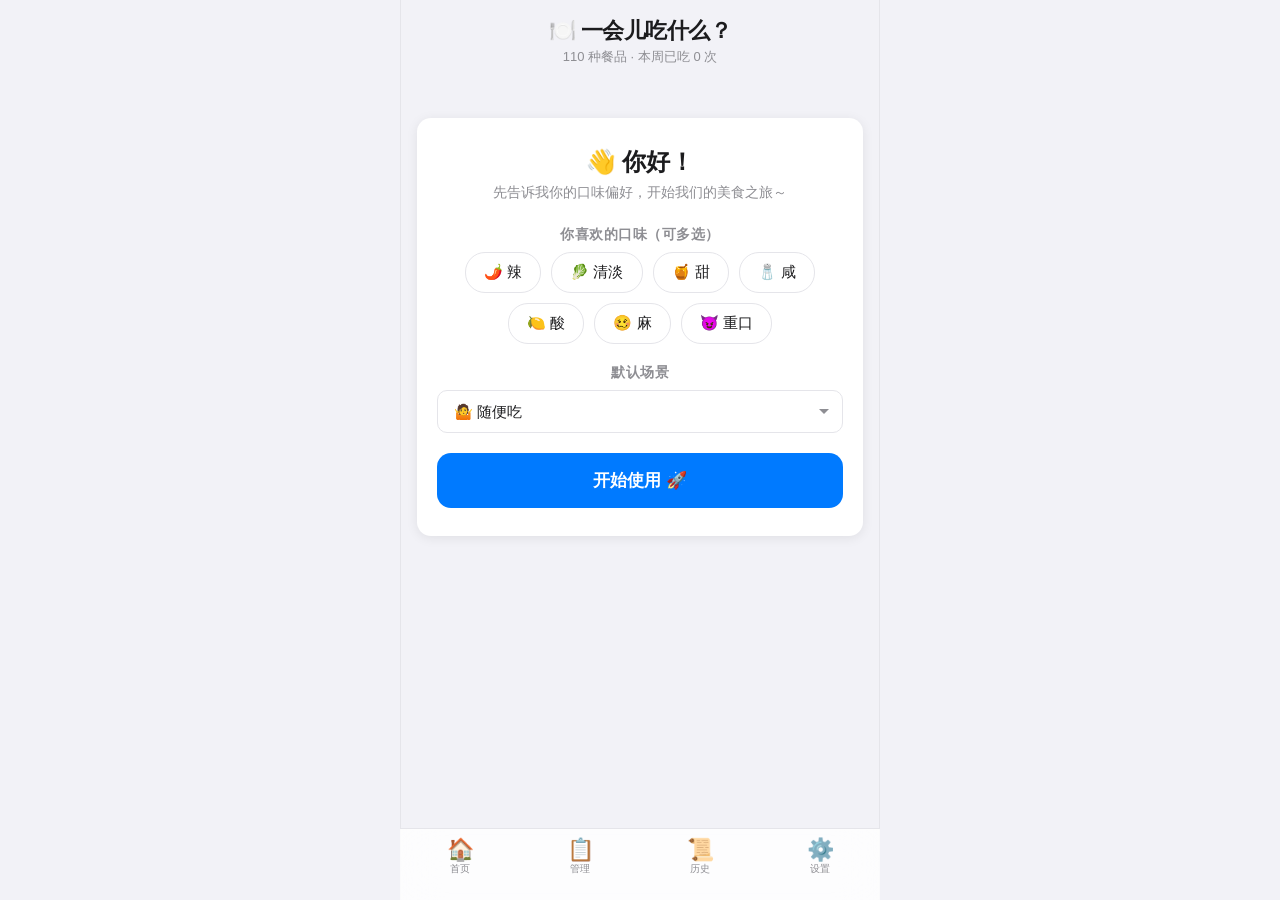
<file: index.html>
<!DOCTYPE html>
<html lang="zh-CN" data-theme="light">
<head>
<meta charset="UTF-8">
<meta name="viewport" content="width=device-width,initial-scale=1,maximum-scale=1,user-scalable=no,viewport-fit=cover">
<meta name="apple-mobile-web-app-capable" content="yes">
<meta name="apple-mobile-web-app-status-bar-style" content="default">
<meta name="apple-mobile-web-app-title" content="吃什么">
<meta name="mobile-web-app-capable" content="yes">
<meta name="theme-color" content="#007aff">
<link rel="manifest" href="manifest.json">
<link rel="apple-touch-icon" href="data:image/svg+xml,%3Csvg xmlns='http://www.w3.org/2000/svg' viewBox='0 0 192 192'%3E%3Crect width='192' height='192' rx='32' fill='%23007aff'/%3E%3Ctext x='96' y='130' text-anchor='middle' font-size='100'%3E🍽️%3C/text%3E%3C/svg%3E">
<title>一会儿吃什么？</title>
<link rel="stylesheet" href="css/style.css">
</head>
<body>

<div class="app-container">
  <!-- Header -->
  <div class="header">
    <h1>🍽️ 一会儿吃什么？</h1>
    <div class="header-sub" id="home-stats">加载中...</div>
  </div>

  <!-- Content -->
  <div class="content">

    <!-- ====== Home Page ====== -->
    <div class="page active" id="page-home">
      <div id="home-content">
        <!-- Scene Selector -->
        <div class="scene-selector" id="scene-selector">
          <button class="scene-chip active" data-scene="随便吃">🤷 随便吃</button>
          <button class="scene-chip" data-scene="想吃爽一点">😋 想吃爽</button>
          <button class="scene-chip" data-scene="健康模式">🥗 健康</button>
          <button class="scene-chip" data-scene="省钱模式">💰 省钱</button>
          <button class="scene-chip" data-scene="很累模式">😴 很累</button>
          <button class="scene-chip" data-scene="聚餐模式">👥 聚餐</button>
        </div>

        <!-- Decide Button -->
        <button class="decide-btn" id="btn-decide">🎲 帮我决定</button>
        <div class="home-stats" id="home-stats-extra"></div>

        <!-- Quick Categories -->
        <div class="quick-categories">
          <button class="quick-cat-btn" data-cat="中餐"><span class="cat-emoji">🥟</span><span class="cat-label">中餐</span></button>
          <button class="quick-cat-btn" data-cat="火锅"><span class="cat-emoji">🫕</span><span class="cat-label">火锅</span></button>
          <button class="quick-cat-btn" data-cat="快餐"><span class="cat-emoji">🍔</span><span class="cat-label">快餐</span></button>
          <button class="quick-cat-btn" data-cat="面食"><span class="cat-emoji">🍜</span><span class="cat-label">面食</span></button>
          <button class="quick-cat-btn" data-cat="日料"><span class="cat-emoji">🍣</span><span class="cat-label">日料</span></button>
          <button class="quick-cat-btn" data-cat="韩餐"><span class="cat-emoji">🥩</span><span class="cat-label">韩餐</span></button>
          <button class="quick-cat-btn" data-cat="简餐"><span class="cat-emoji">🥗</span><span class="cat-label">简餐</span></button>
        </div>
      </div>

      <!-- Recommend View (hidden by default) -->
      <div id="recommend-view">
        <div id="recommend-animation">
          <div class="slot-item">
            <span class="slot-emoji">🤔</span>
            <span class="slot-name">思考中...</span>
          </div>
        </div>
        <div id="recommend-result" style="display:none">
          <div class="recommend-card">
            <div class="result-tip" id="result-tip"></div>
            <span class="result-emoji" id="result-emoji">🍽️</span>
            <div class="result-name" id="result-name">加载中</div>
            <div class="result-meta">
              <span id="result-category">分类</span>
              <span id="result-taste">口味</span>
            </div>
            <div class="result-tags" id="result-tags"></div>
            <div class="result-scene" id="result-scene"></div>
          </div>
          <div class="recommend-actions">
            <button class="btn-accept" id="btn-accept">✅ 就吃这个</button>
            <button class="btn-retry" id="btn-retry">🔄 换一个</button>
          </div>
        </div>
      </div>
    </div>

    <!-- ====== Onboarding Page ====== -->
    <div class="page" id="page-onboarding">
      <div class="onboarding-card">
        <div class="onboarding-title">👋 你好！</div>
        <div class="onboarding-sub">先告诉我你的口味偏好，开始我们的美食之旅～</div>
        <div class="settings-label" style="margin-bottom:8px;text-transform:none">你喜欢的口味（可多选）</div>
        <div class="taste-grid" id="onboarding-tastes"></div>
        <div class="settings-label" style="margin-bottom:8px;text-transform:none;margin-top:8px">默认场景</div>
        <select class="onboarding-select" id="onboarding-scene">
          <option value="随便吃">🤷 随便吃</option>
          <option value="想吃爽一点">😋 想吃爽一点</option>
          <option value="健康模式">🥗 健康模式</option>
          <option value="省钱模式">💰 省钱模式</option>
          <option value="很累模式">😴 很累模式</option>
          <option value="聚餐模式">👥 聚餐模式</option>
        </select>
        <button class="btn-primary" id="btn-onboarding-done">开始使用 🚀</button>
      </div>
    </div>

    <!-- ====== Manage Page ====== -->
    <div class="page" id="page-manage">
      <div class="manage-toolbar">
        <input type="text" id="manage-search" placeholder="🔍 搜索餐品..." autocomplete="off">
        <select id="manage-category-filter"><option value="all">全部分类</option></select>
      </div>
      <div class="manage-actions">
        <button class="btn-secondary" id="btn-add-food">➕ 新增</button>
        <button class="btn-secondary" id="btn-batch-tags">🏷️ 批量标签</button>
        <button class="btn-secondary" id="btn-manage-export">📤 导出选中</button>
      </div>
      <div class="manage-selection-bar">
        <span>已选 <strong id="manage-selected-count">0</strong> 项</span>
      </div>
      <div class="manage-list" id="manage-list"></div>
    </div>

    <!-- ====== History Page ====== -->
    <div class="page" id="page-history">
      <div id="history-list"></div>
    </div>

    <!-- ====== Settings Page ====== -->
    <div class="page" id="page-settings">
      <div class="settings-group">
        <div class="settings-label">口味偏好</div>
        <div class="card">
          <div class="taste-grid" id="settings-tastes"></div>
          <div style="margin-top:12px">
            <label class="settings-label" style="text-transform:none;margin-bottom:4px">默认场景</label>
            <select class="settings-select" id="settings-scene">
              <option value="随便吃">🤷 随便吃</option>
              <option value="想吃爽一点">😋 想吃爽一点</option>
              <option value="健康模式">🥗 健康模式</option>
              <option value="省钱模式">💰 省钱模式</option>
              <option value="很累模式">😴 很累模式</option>
              <option value="聚餐模式">👥 聚餐模式</option>
            </select>
          </div>
          <button class="btn-primary" id="btn-save-prefs" style="margin-top:12px">保存偏好</button>
        </div>
      </div>

      <div class="settings-group">
        <div class="settings-label">显示</div>
        <div class="settings-row">
          <div>
            <div class="settings-row-label">深色模式</div>
            <div class="settings-row-desc">切换深色/浅色主题</div>
          </div>
          <label class="toggle">
            <input type="checkbox" id="dark-mode-toggle">
            <span class="toggle-slider"></span>
          </label>
        </div>
      </div>

      <div class="settings-group">
        <div class="settings-label">提示语风格</div>
        <div class="card">
          <div class="radio-group">
            <input type="radio" name="tipMode" id="tip-gentle" value="gentle">
            <label for="tip-gentle">🌸 温柔</label>
            <input type="radio" name="tipMode" id="tip-funny" value="funny">
            <label for="tip-funny">😂 搞笑</label>
            <input type="radio" name="tipMode" id="tip-mean" value="mean">
            <label for="tip-mean">😈 毒舌</label>
          </div>
        </div>
      </div>

      <div class="settings-group">
        <div class="settings-label">数据管理</div>
        <div class="settings-actions">
          <button class="btn-secondary" id="btn-clear-history">🗑️ 清空历史记录</button>
          <button class="btn-secondary" id="btn-export-data">📤 导出全部数据</button>
          <button class="btn-secondary" id="btn-import-data">📥 导入数据</button>
          <input type="file" id="import-file" accept=".json" style="display:none">
          <button class="btn-danger" id="btn-reset-data">⚠️ 重置所有数据</button>
        </div>
      </div>
    </div>

  </div>

  <!-- Bottom Navigation -->
  <nav class="bottom-nav">
    <button class="tab-item active" data-page="home">
      <span class="tab-icon">🏠</span>
      首页
    </button>
    <button class="tab-item" data-page="manage">
      <span class="tab-icon">📋</span>
      管理
    </button>
    <button class="tab-item" data-page="history">
      <span class="tab-icon">📜</span>
      历史
    </button>
    <button class="tab-item" data-page="settings">
      <span class="tab-icon">⚙️</span>
      设置
    </button>
  </nav>
</div>

<!-- Modal: Add/Edit Food -->
<div class="modal-overlay" id="modal-overlay">
  <div class="modal-content">
    <div class="modal-header">
      <div class="modal-title" id="modal-title">新增餐品</div>
      <button class="modal-close" id="btn-modal-close">✕</button>
    </div>
    <div class="form-row">
      <div class="form-group" style="flex:3">
        <label class="form-label">名称</label>
        <input class="form-input" id="food-name" placeholder="如：宫保鸡丁" autocomplete="off">
      </div>
      <div class="form-group" style="flex:1">
        <label class="form-label">Emoji</label>
        <input class="form-input" id="food-emoji" placeholder="🍗" autocomplete="off">
      </div>
    </div>
    <div class="form-row">
      <div class="form-group">
        <label class="form-label">分类</label>
        <select class="form-input" id="food-category">
          <option>中餐</option><option>火锅</option><option>快餐</option>
          <option>面食</option><option>日料</option><option>韩餐</option><option>简餐</option>
        </select>
      </div>
      <div class="form-group">
        <label class="form-label">口味</label>
        <select class="form-input" id="food-taste">
          <option>清淡</option><option>辣</option><option>麻辣</option>
          <option>酸甜</option><option>酸辣</option><option>甜辣</option>
          <option>咸</option><option>酸</option><option>甜</option><option>甜咸</option><option>清甜</option>
        </select>
      </div>
    </div>
    <div class="form-row">
      <div class="form-group">
        <label class="form-label">场景</label>
        <select class="form-input" id="food-scene">
          <option>随便吃</option><option>想吃爽一点</option><option>健康模式</option>
          <option>省钱模式</option><option>很累模式</option><option>聚餐模式</option>
        </select>
      </div>
      <div class="form-group">
        <label class="form-label">餐时</label>
        <select class="form-input" id="food-mealtime">
          <option>早餐</option><option>午餐</option><option>下午茶</option><option>晚餐</option>
        </select>
      </div>
    </div>
    <div class="form-row">
      <div class="form-group">
        <label class="form-label">价格等级</label>
        <select class="form-input" id="food-price">
          <option value="1">💰 便宜</option>
          <option value="2">💰💰 中等</option>
          <option value="3">💰💰💰 较贵</option>
        </select>
      </div>
      <div class="form-group">
        <label class="form-label">权重 (1-10)</label>
        <input class="form-input" id="food-weight" type="number" min="1" max="10" value="8">
      </div>
    </div>
    <div class="form-group">
      <label class="form-label">标签（可多选）</label>
      <div class="tag-select" id="food-tags"></div>
    </div>
    <div class="modal-actions">
      <button class="btn-modal-cancel" id="btn-modal-cancel">取消</button>
      <button class="btn-modal-save" id="btn-modal-save">保存</button>
    </div>
  </div>
</div>

<!-- Modal: Batch Tags -->
<div class="batch-modal-overlay" id="batch-modal-overlay">
  <div class="batch-content">
    <div class="modal-header">
      <div class="modal-title">批量修改标签</div>
      <button class="modal-close" onclick="document.getElementById('batch-modal-overlay').classList.remove('active')">✕</button>
    </div>
    <div class="form-group">
      <label class="form-label">操作</label>
      <select class="form-input" id="batch-action">
        <option value="add">添加标签</option>
        <option value="remove">移除标签</option>
        <option value="replace">替换为选中标签</option>
      </select>
    </div>
    <div class="form-group">
      <label class="form-label">选择标签</label>
      <div class="tag-select" id="batch-tag-list"></div>
    </div>
    <div class="batch-actions">
      <button class="btn-modal-cancel" id="btn-batch-cancel">取消</button>
      <button class="btn-modal-save" id="btn-batch-save">应用</button>
    </div>
  </div>
</div>

<!-- Toast -->
<div class="toast" id="toast"></div>

<script src="js/data.js"></script>
<script src="js/storage.js"></script>
<script src="js/recommend.js"></script>
<script src="js/app.js"></script>

<script>
// Register service worker
if ('serviceWorker' in navigator) {
  navigator.serviceWorker.register('service-worker.js');
}

// Quick category buttons - filter in manage page
document.querySelectorAll('.quick-cat-btn').forEach(btn => {
  btn.addEventListener('click', () => {
    const cat = btn.dataset.cat;
    // Navigate to manage and set filter
    const select = document.getElementById('manage-category-filter');
    if (select) { select.value = cat; }
    // Trigger tab switch
    const manageTab = document.querySelector('.tab-item[data-page="manage"]');
    if (manageTab) manageTab.click();
  });
});
</script>
</body>
</html>
</file>
<file: css/style.css>
:root {
  --bg: #f2f2f7;
  --card-bg: #ffffff;
  --text: #1c1c1e;
  --text-secondary: #8e8e93;
  --text-tertiary: #aeaeb2;
  --accent: #007aff;
  --accent-hover: #0056cc;
  --green: #34c759;
  --red: #ff3b30;
  --orange: #ff9500;
  --tab-bg: #ffffffcc;
  --border: #e5e5ea;
  --nav-height: 50px;
  --safe-bottom: 20px;
  --shadow: 0 2px 12px rgba(0,0,0,0.08);
  --radius: 14px;
  --radius-sm: 10px;
}

[data-theme="dark"] {
  --bg: #000000;
  --card-bg: #1c1c1e;
  --text: #f5f5f7;
  --text-secondary: #8e8e93;
  --text-tertiary: #636366;
  --accent: #0a84ff;
  --accent-hover: #409cff;
  --tab-bg: #1c1c1ee6;
  --border: #38383a;
  --shadow: 0 2px 12px rgba(0,0,0,0.3);
}

* {
  margin: 0;
  padding: 0;
  box-sizing: border-box;
  -webkit-tap-highlight-color: transparent;
}

html, body {
  font-family: -apple-system, BlinkMacSystemFont, 'SF Pro Display', 'SF Pro Text', 'Helvetica Neue', sans-serif;
  background: var(--bg);
  color: var(--text);
  height: 100%;
  overflow: hidden;
  user-select: none;
  -webkit-font-smoothing: antialiased;
}

.app-container {
  display: flex;
  flex-direction: column;
  height: 100%;
  max-width: 480px;
  margin: 0 auto;
  position: relative;
}

.header {
  padding: 16px 20px 12px;
  text-align: center;
  flex-shrink: 0;
}

.header h1 {
  font-size: 22px;
  font-weight: 700;
  letter-spacing: -0.5px;
}

.header-sub {
  font-size: 13px;
  color: var(--text-secondary);
  margin-top: 2px;
}

.content {
  flex: 1;
  overflow-y: auto;
  overflow-x: hidden;
  -webkit-overflow-scrolling: touch;
  padding: 0 16px 80px;
}

.page {
  display: none;
  animation: fadeIn 0.25s ease;
}

.page.active {
  display: block;
}

@keyframes fadeIn {
  from { opacity: 0; transform: translateY(6px); }
  to { opacity: 1; transform: translateY(0); }
}

.bottom-nav {
  position: fixed;
  bottom: 0;
  left: 0;
  right: 0;
  background: var(--tab-bg);
  backdrop-filter: blur(20px);
  -webkit-backdrop-filter: blur(20px);
  border-top: 0.5px solid var(--border);
  display: flex;
  justify-content: space-around;
  padding: 6px 0 var(--safe-bottom);
  z-index: 100;
  max-width: 480px;
  margin: 0 auto;
}

.tab-item {
  display: flex;
  flex-direction: column;
  align-items: center;
  gap: 1px;
  padding: 4px 12px;
  cursor: pointer;
  -webkit-tap-highlight-color: transparent;
  transition: opacity 0.15s;
  border: none;
  background: none;
  color: var(--text-secondary);
  font-size: 10px;
  font-family: inherit;
}

.tab-item .tab-icon {
  font-size: 22px;
  line-height: 1;
}

.tab-item.active {
  color: var(--accent);
}

.tab-item:active {
  opacity: 0.5;
}

.card {
  background: var(--card-bg);
  border-radius: var(--radius);
  padding: 20px;
  margin-bottom: 14px;
  box-shadow: var(--shadow);
}

.scene-selector {
  display: flex;
  gap: 8px;
  overflow-x: auto;
  padding: 4px 0 12px;
  -webkit-overflow-scrolling: touch;
  scrollbar-width: none;
}
.scene-selector::-webkit-scrollbar { display: none; }

.scene-chip {
  flex-shrink: 0;
  padding: 8px 16px;
  border-radius: 20px;
  background: var(--card-bg);
  border: 1px solid var(--border);
  font-size: 14px;
  cursor: pointer;
  transition: all 0.2s;
  white-space: nowrap;
  font-family: inherit;
  color: var(--text);
}

.scene-chip.active {
  background: var(--accent);
  color: white;
  border-color: var(--accent);
}

.scene-chip:active {
  transform: scale(0.95);
}

.decide-btn {
  display: block;
  width: 100%;
  padding: 22px;
  border-radius: var(--radius);
  background: var(--accent);
  color: white;
  border: none;
  font-size: 20px;
  font-weight: 600;
  cursor: pointer;
  transition: all 0.2s;
  font-family: inherit;
  margin-bottom: 16px;
}

.decide-btn:active {
  transform: scale(0.97);
  opacity: 0.9;
}

.decide-btn.thinking {
  opacity: 0.7;
  transform: scale(0.98);
}

.decide-btn:disabled {
  opacity: 0.6;
}

.home-stats {
  text-align: center;
  font-size: 13px;
  color: var(--text-secondary);
  margin-bottom: 12px;
}

.quick-categories {
  display: grid;
  grid-template-columns: repeat(4, 1fr);
  gap: 10px;
}

.quick-cat-btn {
  display: flex;
  flex-direction: column;
  align-items: center;
  gap: 4px;
  padding: 12px 4px;
  border-radius: var(--radius-sm);
  background: var(--card-bg);
  border: 1px solid var(--border);
  cursor: pointer;
  transition: all 0.2s;
  font-family: inherit;
  color: var(--text);
}

.quick-cat-btn:active {
  transform: scale(0.95);
  opacity: 0.8;
}

.quick-cat-btn .cat-emoji { font-size: 26px; }
.quick-cat-btn .cat-label { font-size: 12px; color: var(--text-secondary); }

#recommend-view { display: none; }

.recommend-card {
  background: var(--card-bg);
  border-radius: var(--radius);
  padding: 32px 20px;
  text-align: center;
  box-shadow: var(--shadow);
  margin-bottom: 16px;
}

.result-tip {
  font-size: 14px;
  color: var(--text-secondary);
  margin-bottom: 20px;
}

.result-emoji {
  font-size: 72px;
  display: block;
  margin-bottom: 12px;
  line-height: 1;
}

.result-name {
  font-size: 28px;
  font-weight: 700;
  margin-bottom: 8px;
}

.result-meta {
  display: flex;
  justify-content: center;
  gap: 12px;
  font-size: 14px;
  color: var(--text-secondary);
  margin-bottom: 16px;
}

.result-meta span {
  padding: 4px 12px;
  background: var(--bg);
  border-radius: 12px;
}

.result-tags {
  display: flex;
  justify-content: center;
  gap: 8px;
  flex-wrap: wrap;
}

.tag {
  padding: 4px 12px;
  border-radius: 12px;
  background: var(--bg);
  font-size: 13px;
  color: var(--text-secondary);
}

.result-scene {
  margin-top: 12px;
  font-size: 13px;
  color: var(--text-tertiary);
}

.recommend-actions {
  display: flex;
  gap: 12px;
}

.recommend-actions button {
  flex: 1;
  padding: 16px;
  border-radius: var(--radius);
  border: none;
  font-size: 16px;
  font-weight: 600;
  cursor: pointer;
  transition: all 0.15s;
  font-family: inherit;
}

.recommend-actions button:active {
  transform: scale(0.97);
}

.btn-accept { background: var(--green); color: white; }
.btn-retry { background: var(--card-bg); color: var(--text); border: 1px solid var(--border) !important; }

#recommend-animation {
  display: none;
  align-items: center;
  justify-content: center;
  min-height: 200px;
  background: var(--card-bg);
  border-radius: var(--radius);
  box-shadow: var(--shadow);
  margin-bottom: 16px;
}

.slot-item {
  text-align: center;
  animation: slotBounce 0.08s ease;
}

.slot-emoji { font-size: 64px; display: block; margin-bottom: 8px; }
.slot-name { font-size: 20px; font-weight: 600; }

@keyframes slotBounce {
  0% { transform: translateY(-4px); opacity: 0.7; }
  100% { transform: translateY(0); opacity: 1; }
}

.result-enter {
  animation: resultPop 0.4s cubic-bezier(0.175, 0.885, 0.32, 1.275);
}

@keyframes resultPop {
  0% { transform: scale(0.8); opacity: 0; }
  100% { transform: scale(1); opacity: 1; }
}

.onboarding-card {
  background: var(--card-bg);
  border-radius: var(--radius);
  padding: 28px 20px;
  box-shadow: var(--shadow);
  text-align: center;
  margin-top: 40px;
}

.onboarding-title { font-size: 24px; font-weight: 700; margin-bottom: 6px; }
.onboarding-sub { font-size: 14px; color: var(--text-secondary); margin-bottom: 24px; }

.taste-grid {
  display: flex;
  flex-wrap: wrap;
  gap: 10px;
  justify-content: center;
  margin-bottom: 20px;
}

.taste-btn {
  padding: 10px 18px;
  border-radius: 20px;
  border: 1.5px solid var(--border);
  background: var(--card-bg);
  font-size: 15px;
  cursor: pointer;
  transition: all 0.2s;
  font-family: inherit;
  color: var(--text);
}

.taste-btn.selected {
  background: var(--accent);
  color: white;
  border-color: var(--accent);
}

.taste-btn:active { transform: scale(0.95); }
.taste-btn.small { padding: 6px 12px; font-size: 13px; }

.onboarding-select {
  width: 100%;
  padding: 12px 16px;
  border-radius: var(--radius-sm);
  border: 1px solid var(--border);
  background: var(--card-bg);
  font-size: 15px;
  color: var(--text);
  font-family: inherit;
  margin-bottom: 20px;
  appearance: none;
  -webkit-appearance: none;
  background-image: url("data:image/svg+xml,%3Csvg xmlns='http://www.w3.org/2000/svg' width='12' height='12' viewBox='0 0 12 12'%3E%3Cpath fill='%238e8e93' d='M6 8L1 3h10z'/%3E%3C/svg%3E");
  background-repeat: no-repeat;
  background-position: right 12px center;
}

.btn-primary {
  display: block;
  width: 100%;
  padding: 16px;
  border-radius: var(--radius);
  background: var(--accent);
  color: white;
  border: none;
  font-size: 17px;
  font-weight: 600;
  cursor: pointer;
  font-family: inherit;
  transition: all 0.15s;
}

.btn-primary:active { transform: scale(0.97); opacity: 0.9; }

.manage-toolbar {
  display: flex;
  gap: 8px;
  margin-bottom: 12px;
  flex-wrap: wrap;
}

.manage-toolbar input {
  flex: 1;
  min-width: 120px;
  padding: 8px 12px;
  border-radius: var(--radius-sm);
  border: 1px solid var(--border);
  background: var(--card-bg);
  font-size: 14px;
  color: var(--text);
  font-family: inherit;
}

.manage-toolbar select {
  padding: 8px 12px;
  border-radius: var(--radius-sm);
  border: 1px solid var(--border);
  background: var(--card-bg);
  font-size: 14px;
  color: var(--text);
  font-family: inherit;
}

.manage-actions {
  display: flex;
  gap: 8px;
  flex-wrap: wrap;
  margin-bottom: 12px;
}

.btn-secondary {
  padding: 8px 16px;
  border-radius: var(--radius-sm);
  border: 1px solid var(--border);
  background: var(--card-bg);
  color: var(--text);
  font-size: 13px;
  cursor: pointer;
  font-family: inherit;
  transition: all 0.15s;
}

.btn-secondary:active { opacity: 0.7; transform: scale(0.97); }

.btn-danger {
  padding: 8px 16px;
  border-radius: var(--radius-sm);
  border: 1px solid var(--red);
  background: transparent;
  color: var(--red);
  font-size: 13px;
  cursor: pointer;
  font-family: inherit;
}

.manage-selection-bar {
  font-size: 12px;
  color: var(--text-secondary);
  margin-bottom: 8px;
  display: flex;
  justify-content: space-between;
  align-items: center;
}

.manage-list {
  display: flex;
  flex-direction: column;
  gap: 8px;
}

.manage-card {
  display: flex;
  align-items: center;
  justify-content: space-between;
  padding: 12px 14px;
  background: var(--card-bg);
  border-radius: var(--radius-sm);
  border: 1.5px solid transparent;
  box-shadow: var(--shadow);
  cursor: pointer;
  transition: all 0.15s;
}

.manage-card.selected { border-color: var(--accent); }
.manage-card:active { transform: scale(0.98); }
.manage-card-left { display: flex; align-items: center; gap: 10px; }
.manage-card-emoji { font-size: 28px; width: 36px; text-align: center; }
.manage-card-info { display: flex; flex-direction: column; gap: 1px; }
.manage-card-name { font-size: 15px; font-weight: 500; }
.manage-card-meta { font-size: 12px; color: var(--text-secondary); }
.manage-card-tags { display: flex; gap: 3px; margin-top: 2px; }
.mini-tag { font-size: 12px; }
.manage-card-actions { display: flex; gap: 4px; }

.btn-icon {
  width: 32px;
  height: 32px;
  border: none;
  background: transparent;
  font-size: 16px;
  cursor: pointer;
  border-radius: 8px;
  display: flex;
  align-items: center;
  justify-content: center;
  transition: all 0.15s;
}

.btn-icon:active { background: var(--border); }

.history-section { margin-bottom: 20px; }
.history-date { font-size: 14px; font-weight: 600; color: var(--text-secondary); margin-bottom: 8px; padding: 0 2px; }

.history-item {
  display: flex;
  align-items: center;
  gap: 12px;
  padding: 10px 12px;
  background: var(--card-bg);
  border-radius: var(--radius-sm);
  margin-bottom: 6px;
  box-shadow: var(--shadow);
}

.history-emoji { font-size: 24px; }
.history-info { display: flex; flex-direction: column; gap: 1px; }
.history-name { font-size: 15px; font-weight: 500; }
.history-meta { font-size: 12px; color: var(--text-secondary); }

.settings-group { margin-bottom: 20px; }
.settings-label { font-size: 14px; font-weight: 600; color: var(--text-secondary); margin-bottom: 10px; text-transform: uppercase; letter-spacing: 0.5px; }

.settings-row {
  display: flex;
  justify-content: space-between;
  align-items: center;
  padding: 14px 16px;
  background: var(--card-bg);
  border-radius: var(--radius-sm);
  margin-bottom: 6px;
  box-shadow: var(--shadow);
}

.settings-row-label { font-size: 15px; }
.settings-row-desc { font-size: 12px; color: var(--text-secondary); margin-top: 2px; }

.toggle { position: relative; width: 50px; height: 30px; cursor: pointer; }
.toggle input { opacity: 0; width: 0; height: 0; }

.toggle-slider {
  position: absolute;
  inset: 0;
  background: var(--text-tertiary);
  border-radius: 30px;
  transition: 0.3s;
}

.toggle-slider::before {
  content: '';
  position: absolute;
  height: 26px;
  width: 26px;
  left: 2px;
  bottom: 2px;
  background: white;
  border-radius: 50%;
  transition: 0.3s;
}

.toggle input:checked + .toggle-slider { background: var(--green); }
.toggle input:checked + .toggle-slider::before { transform: translateX(20px); }

.settings-select {
  padding: 8px 12px;
  border-radius: var(--radius-sm);
  border: 1px solid var(--border);
  background: var(--card-bg);
  color: var(--text);
  font-size: 14px;
  font-family: inherit;
  width: 100%;
}

.settings-actions { display: flex; flex-direction: column; gap: 8px; margin-top: 16px; }

.modal-overlay {
  display: none;
  position: fixed;
  inset: 0;
  background: rgba(0,0,0,0.4);
  z-index: 200;
  justify-content: center;
  align-items: flex-end;
  backdrop-filter: blur(4px);
}

.modal-overlay.active { display: flex; }

.modal-content {
  background: var(--card-bg);
  border-radius: var(--radius) var(--radius) 0 0;
  width: 100%;
  max-width: 480px;
  max-height: 85vh;
  overflow-y: auto;
  padding: 20px;
  animation: slideUp 0.3s ease;
}

@keyframes slideUp {
  from { transform: translateY(100%); }
  to { transform: translateY(0); }
}

.modal-header {
  display: flex;
  justify-content: space-between;
  align-items: center;
  margin-bottom: 20px;
}

.modal-title { font-size: 18px; font-weight: 700; }

.modal-close {
  width: 32px;
  height: 32px;
  border: none;
  background: var(--bg);
  border-radius: 50%;
  font-size: 18px;
  cursor: pointer;
  color: var(--text-secondary);
}

.form-group { margin-bottom: 14px; }
.form-label { display: block; font-size: 13px; color: var(--text-secondary); margin-bottom: 4px; font-weight: 500; }

.form-input {
  width: 100%;
  padding: 10px 12px;
  border-radius: var(--radius-sm);
  border: 1px solid var(--border);
  background: var(--bg);
  font-size: 15px;
  color: var(--text);
  font-family: inherit;
}

.form-input:focus { outline: none; border-color: var(--accent); }
.form-row { display: flex; gap: 10px; }
.form-row .form-group { flex: 1; }

.modal-actions {
  display: flex;
  gap: 10px;
  margin-top: 20px;
}

.modal-actions button {
  flex: 1;
  padding: 12px;
  border-radius: var(--radius-sm);
  border: none;
  font-size: 15px;
  font-weight: 600;
  cursor: pointer;
  font-family: inherit;
  transition: all 0.15s;
}

.modal-actions button:active { transform: scale(0.97); }
.btn-modal-cancel { background: var(--bg); color: var(--text); }
.btn-modal-save { background: var(--accent); color: white; }

.batch-modal-overlay {
  display: none;
  position: fixed;
  inset: 0;
  background: rgba(0,0,0,0.4);
  z-index: 200;
  justify-content: center;
  align-items: flex-end;
}

.batch-modal-overlay.active { display: flex; }

.batch-content {
  background: var(--card-bg);
  border-radius: var(--radius) var(--radius) 0 0;
  width: 100%;
  max-width: 480px;
  max-height: 80vh;
  overflow-y: auto;
  padding: 20px;
  animation: slideUp 0.3s ease;
}

.batch-actions {
  display: flex;
  gap: 10px;
  margin-top: 16px;
}

.batch-actions button {
  flex: 1;
  padding: 12px;
  border-radius: var(--radius-sm);
  border: none;
  font-size: 15px;
  font-weight: 600;
  cursor: pointer;
  font-family: inherit;
}

.toast {
  position: fixed;
  bottom: 100px;
  left: 50%;
  transform: translateX(-50%);
  background: var(--text);
  color: var(--bg);
  padding: 10px 24px;
  border-radius: 20px;
  font-size: 14px;
  font-weight: 500;
  opacity: 0;
  transition: all 0.3s;
  pointer-events: none;
  z-index: 300;
  white-space: nowrap;
}

.toast.show {
  opacity: 1;
  transform: translateX(-50%) translateY(-8px);
}

.empty-state {
  text-align: center;
  padding: 40px 20px;
  color: var(--text-secondary);
  font-size: 15px;
}

.tag-select {
  display: flex;
  flex-wrap: wrap;
  gap: 8px;
  margin-bottom: 10px;
}

.radio-group {
  display: flex;
  gap: 10px;
}

.radio-group label {
  padding: 8px 16px;
  border-radius: 20px;
  border: 1px solid var(--border);
  background: var(--card-bg);
  font-size: 14px;
  cursor: pointer;
  transition: all 0.2s;
}

.radio-group input[type="radio"] { display: none; }
.radio-group input[type="radio"]:checked + label { background: var(--accent); color: white; border-color: var(--accent); }

@media (prefers-reduced-motion: reduce) {
  * { animation-duration: 0.01ms !important; }
}

@media (min-width: 481px) {
  .app-container { border-left: 0.5px solid var(--border); border-right: 0.5px solid var(--border); }
}
</file>
